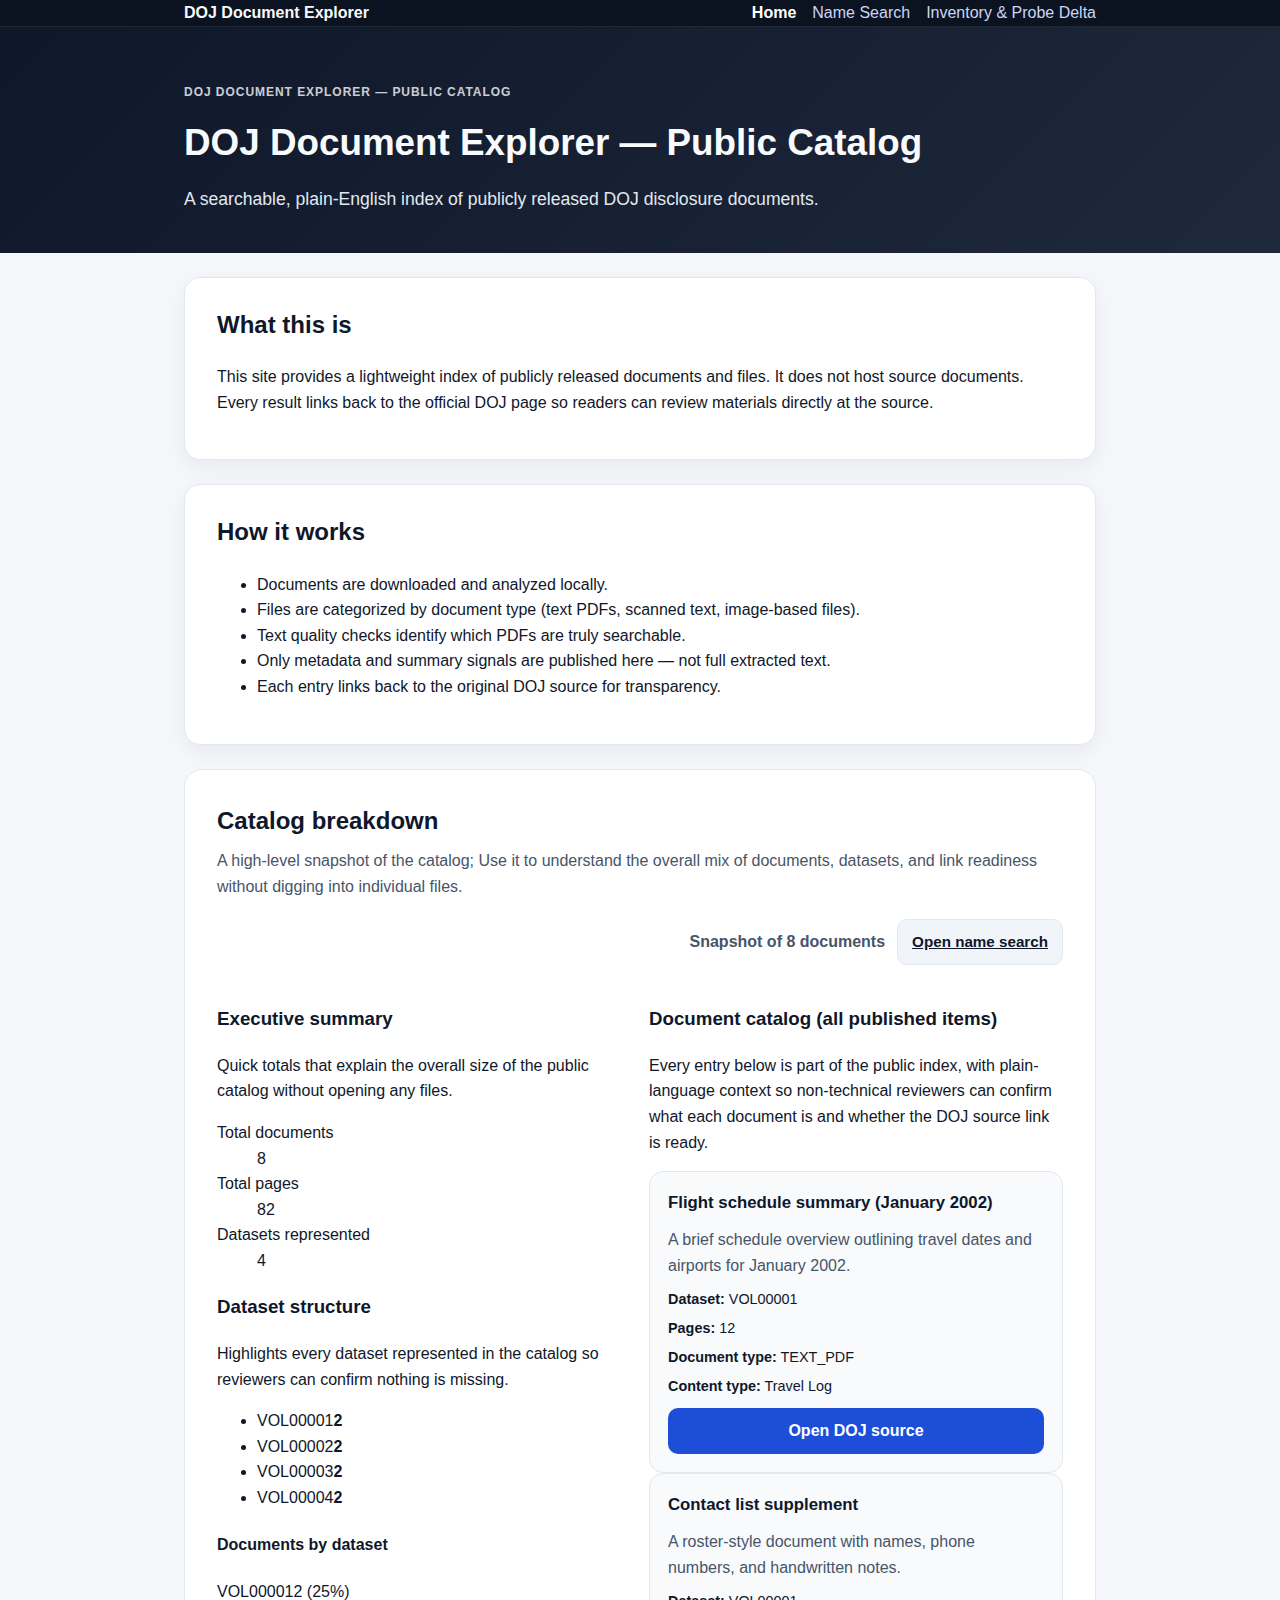
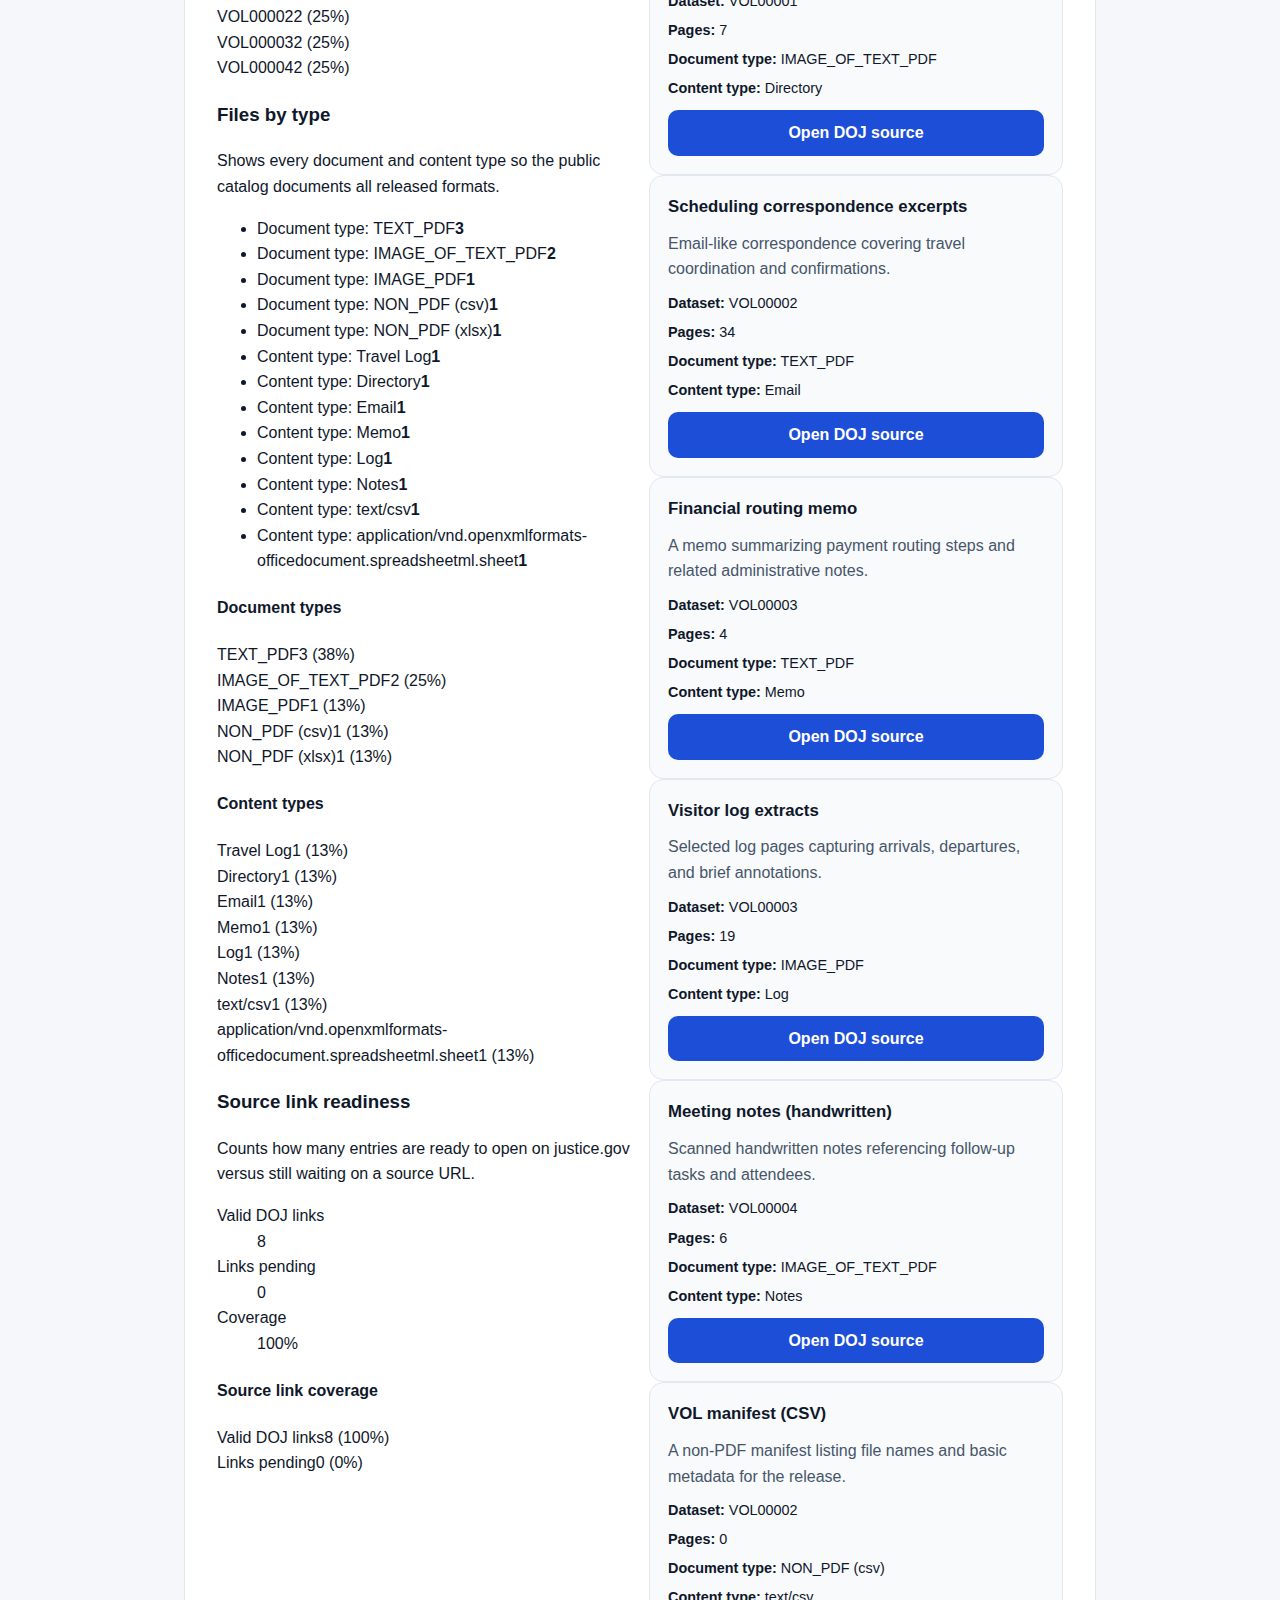
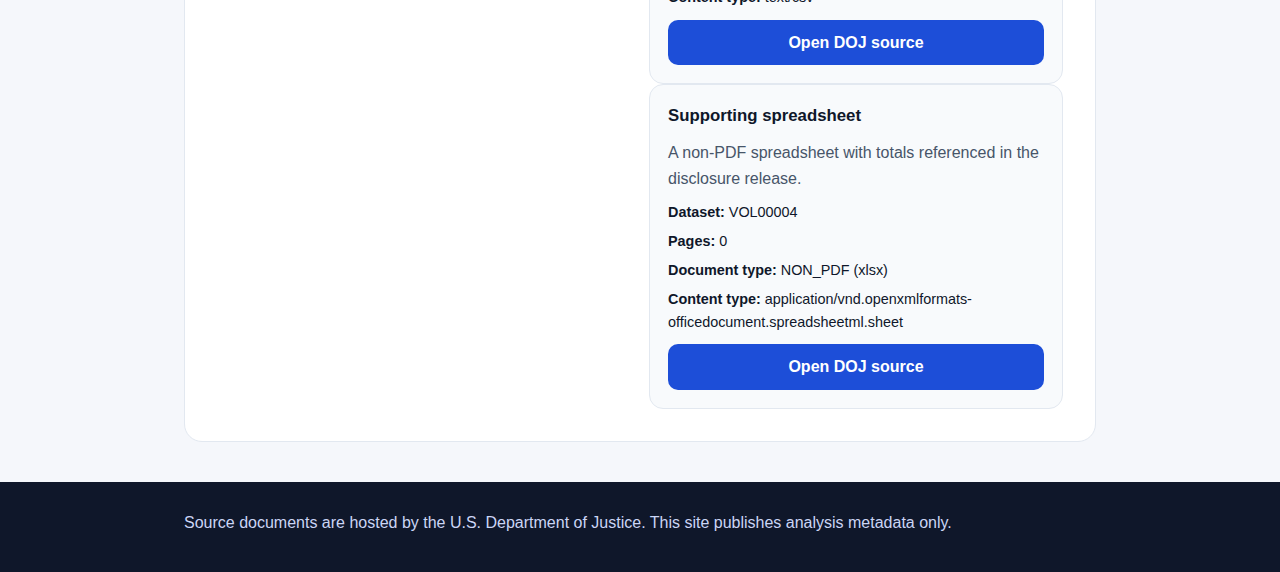
<file: docs/index.html>
<!doctype html>
<html lang="en">
  <head>
    <meta charset="UTF-8" />
    <meta name="viewport" content="width=device-width, initial-scale=1" />
    <title>DOJ Document Explorer — Public Catalog</title>
    <link rel="stylesheet" href="site/style.css" />
  </head>
  <body>
    <nav class="site-nav">
      <div class="container nav-inner">
        <a class="nav-logo" href="index.html">DOJ Document Explorer</a>
        <div class="nav-links">
          <a href="index.html" aria-current="page">Home</a>
          <a href="name-search.html">Name Search</a>
          <a href="inventory-delta.html">Inventory &amp; Probe Delta</a>
        </div>
      </div>
    </nav>

    <header class="site-header">
      <div class="container">
        <p class="site-kicker">DOJ Document Explorer — Public Catalog</p>
        <h1>DOJ Document Explorer — Public Catalog</h1>
        <p class="tagline">
          A searchable, plain-English index of publicly released DOJ disclosure
          documents.
        </p>
      </div>
    </header>

    <main class="container">
      <section class="intro" aria-labelledby="what-this-is">
        <h2 id="what-this-is">What this is</h2>
        <p>
          This site provides a lightweight index of publicly released documents
          and files. It does not host source documents. Every result links back
          to the official DOJ page so readers can review materials directly at
          the source.
        </p>
      </section>

      <section class="intro" aria-labelledby="how-it-works">
        <h2 id="how-it-works">How it works</h2>
        <ul>
          <li>Documents are downloaded and analyzed locally.</li>
          <li>
            Files are categorized by document type (text PDFs, scanned text,
            image-based files).
          </li>
          <li>Text quality checks identify which PDFs are truly searchable.</li>
          <li>
            Only metadata and summary signals are published here — not full
            extracted text.
          </li>
          <li>
            Each entry links back to the original DOJ source for transparency.
          </li>
        </ul>
      </section>

      <section class="catalog" aria-labelledby="catalog">
        <div class="catalog-header">
          <h2 id="catalog">Catalog breakdown</h2>
          <p class="catalog-intro">
            A high-level snapshot of the catalog; Use it to understand the overall mix of
            documents, datasets, and link readiness without digging into
            individual files.
          </p>
        </div>

        <div class="catalog-controls catalog-controls--compact">
          <p id="status" class="status">Loading…</p>
          <a class="btn-secondary" href="name-search.html">Open name search</a>
        </div>

        <div id="catalog-content" class="catalog-content" aria-live="polite">
          <div class="loading">Loading…</div>
        </div>
      </section>
    </main>

    <footer class="site-footer">
      <div class="container">
        <p>
          Source documents are hosted by the U.S. Department of Justice. This
          site publishes analysis metadata only.
        </p>
      </div>
    </footer>

    <script src="site/app.js"></script>
  </body>
</html>
</file>
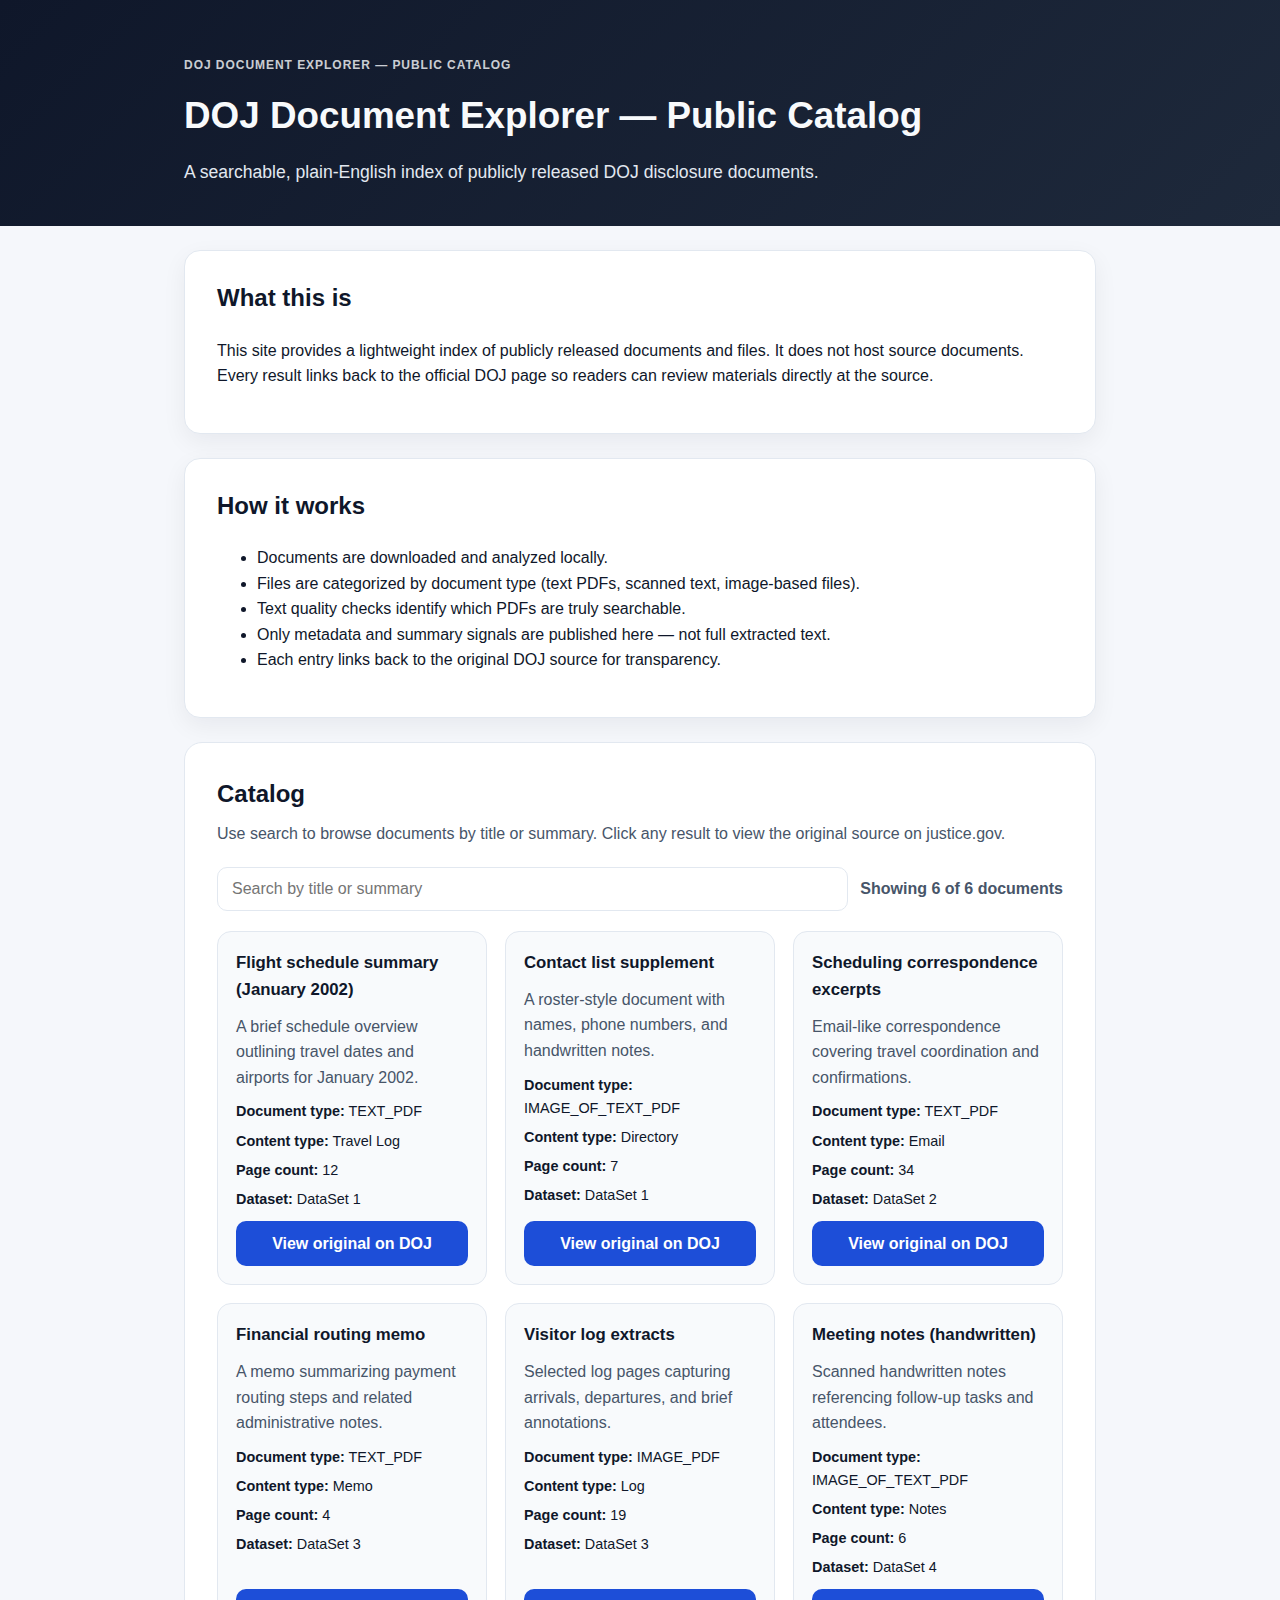
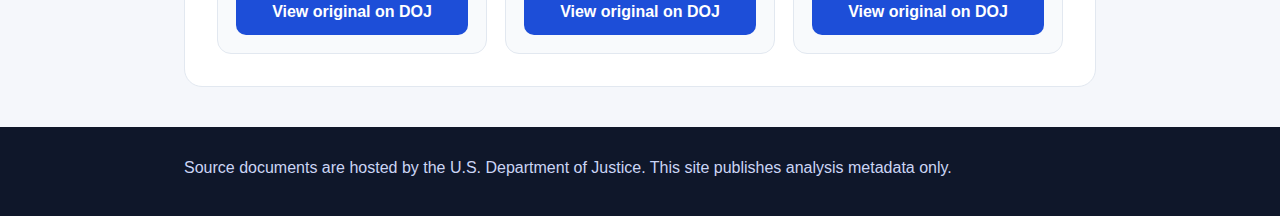
<file: site/index.html>
<!doctype html>
<html lang="en">
  <head>
    <meta charset="UTF-8" />
    <meta name="viewport" content="width=device-width, initial-scale=1" />
    <title>DOJ Document Explorer — Public Catalog</title>
    <link rel="stylesheet" href="style.css" />
  </head>
  <body>
    <header class="site-header">
      <div class="container">
        <p class="site-kicker">DOJ Document Explorer — Public Catalog</p>
        <h1>DOJ Document Explorer — Public Catalog</h1>
        <p class="tagline">
          A searchable, plain-English index of publicly released DOJ disclosure
          documents.
        </p>
      </div>
    </header>

    <main class="container">
      <section class="intro" aria-labelledby="what-this-is">
        <h2 id="what-this-is">What this is</h2>
        <p>
          This site provides a lightweight index of publicly released documents
          and files. It does not host source documents. Every result links back
          to the official DOJ page so readers can review materials directly at
          the source.
        </p>
      </section>

      <section class="intro" aria-labelledby="how-it-works">
        <h2 id="how-it-works">How it works</h2>
        <ul>
          <li>Documents are downloaded and analyzed locally.</li>
          <li>
            Files are categorized by document type (text PDFs, scanned text,
            image-based files).
          </li>
          <li>Text quality checks identify which PDFs are truly searchable.</li>
          <li>
            Only metadata and summary signals are published here — not full
            extracted text.
          </li>
          <li>
            Each entry links back to the original DOJ source for transparency.
          </li>
        </ul>
      </section>

      <section class="catalog" aria-labelledby="catalog">
        <div class="catalog-header">
          <h2 id="catalog">Catalog</h2>
          <p class="catalog-intro">
            Use search to browse documents by title or summary. Click any result
            to view the original source on justice.gov.
          </p>
        </div>

        <div class="catalog-controls">
          <label for="search" class="visually-hidden">Search</label>
          <input
            id="search"
            type="search"
            placeholder="Search by title or summary"
            autocomplete="off"
          />
          <p id="status" class="status">Loading…</p>
        </div>

        <div id="catalog-content" class="catalog-content" aria-live="polite">
          <div class="loading">Loading…</div>
        </div>
      </section>
    </main>

    <footer class="site-footer">
      <div class="container">
        <p>
          Source documents are hosted by the U.S. Department of Justice. This
          site publishes analysis metadata only.
        </p>
      </div>
    </footer>

    <script src="app.js"></script>
  </body>
</html>
</file>
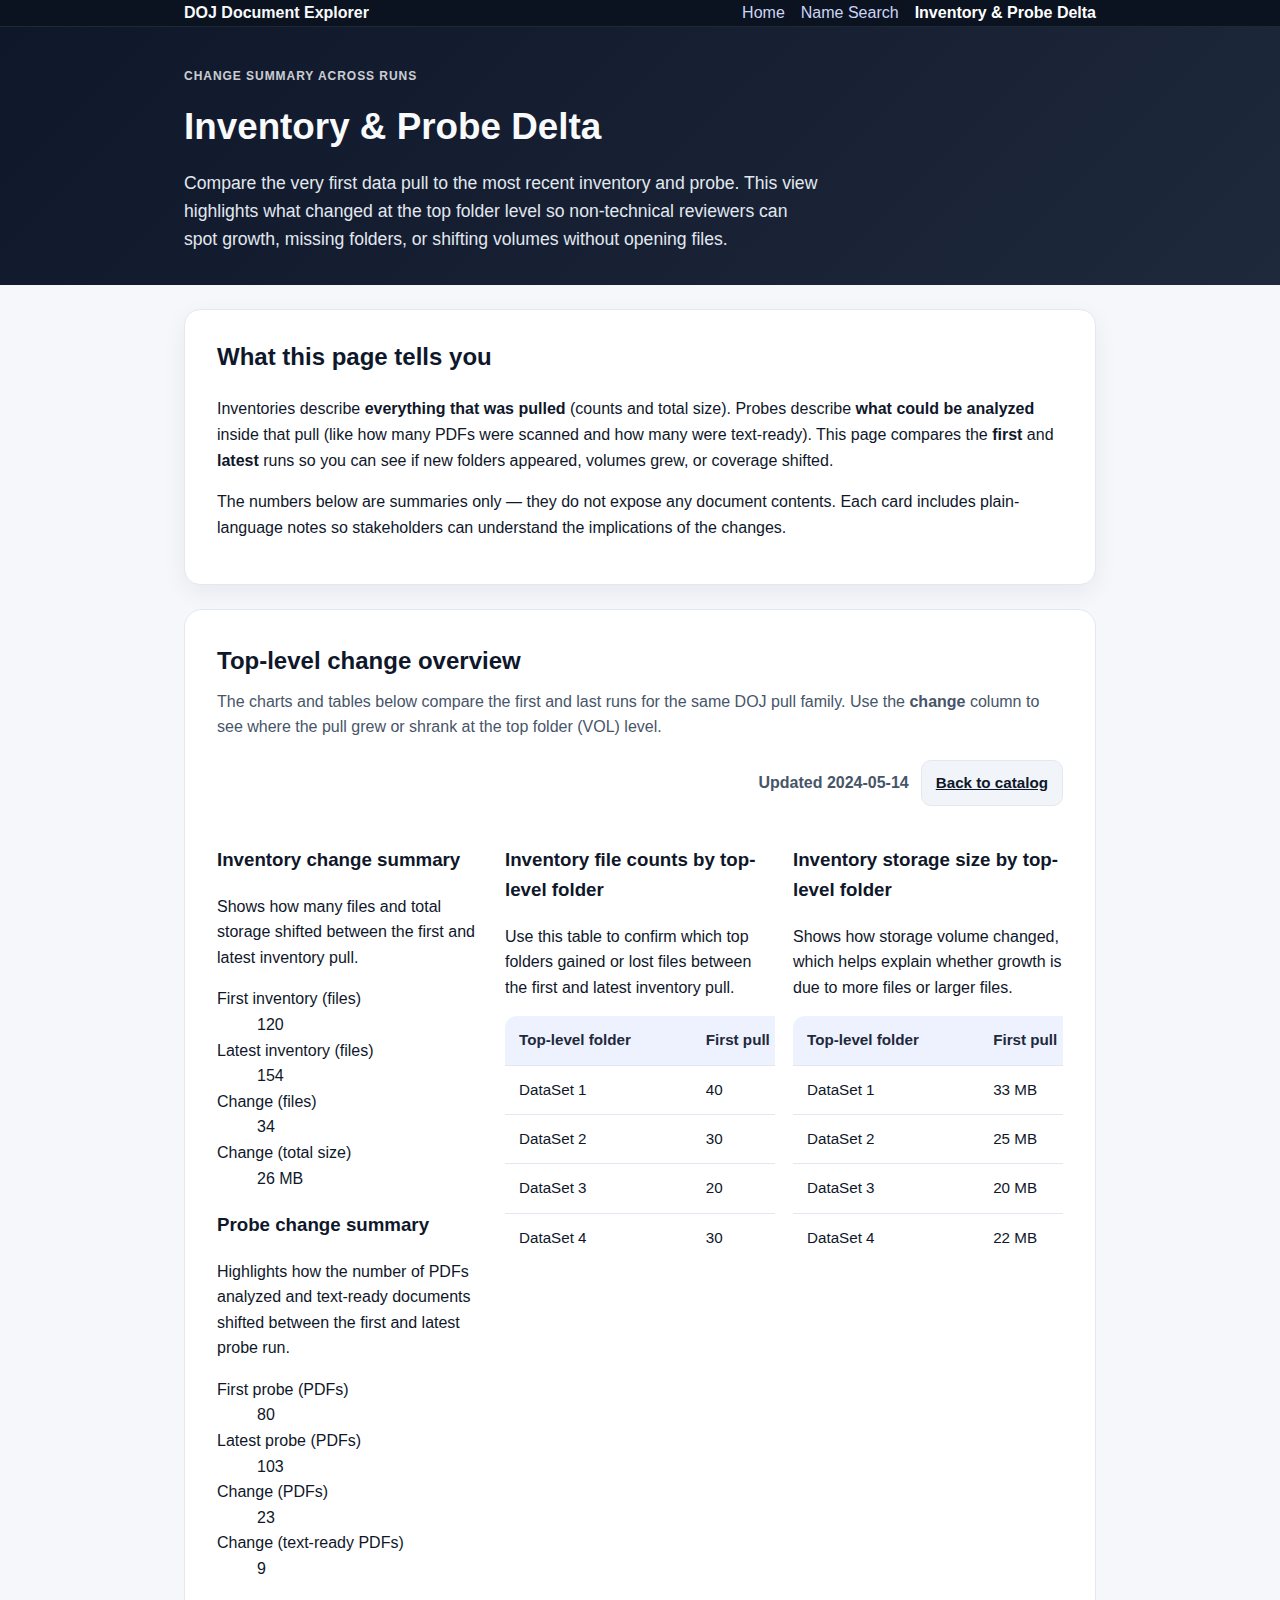
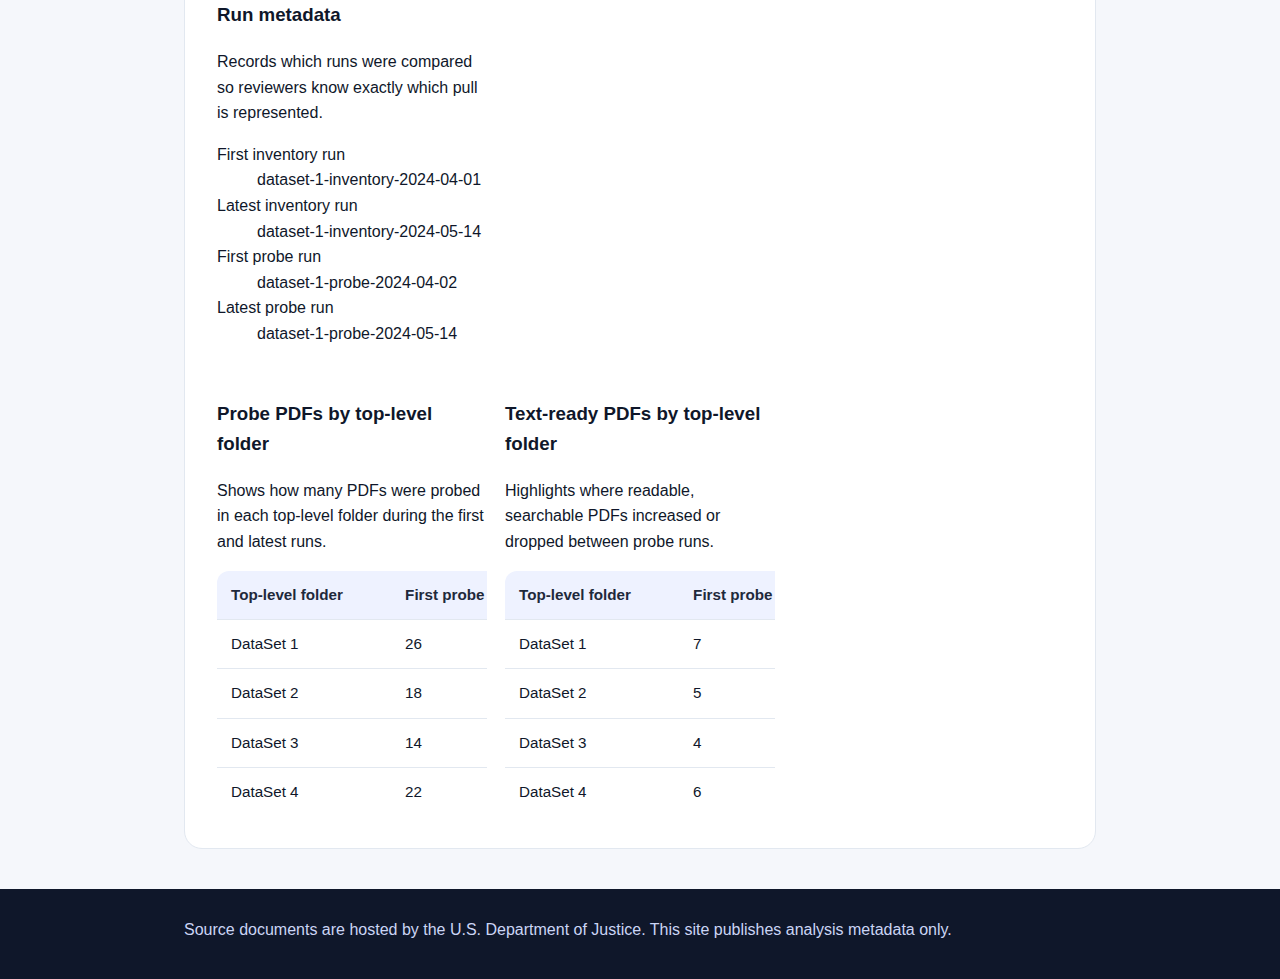
<file: docs/inventory-delta.html>
<!doctype html>
<html lang="en">
  <head>
    <meta charset="UTF-8" />
    <meta name="viewport" content="width=device-width, initial-scale=1" />
    <title>DOJ Document Explorer — Inventory &amp; Probe Delta</title>
    <link rel="stylesheet" href="site/style.css" />
  </head>
  <body>
    <nav class="site-nav">
      <div class="container nav-inner">
        <a class="nav-logo" href="index.html">DOJ Document Explorer</a>
        <div class="nav-links">
          <a href="index.html">Home</a>
          <a href="name-search.html">Name Search</a>
          <a href="inventory-delta.html" aria-current="page"
            >Inventory &amp; Probe Delta</a
          >
        </div>
      </div>
    </nav>

    <header class="site-header site-header--compact">
      <div class="container">
        <p class="site-kicker">Change summary across runs</p>
        <h1>Inventory &amp; Probe Delta</h1>
        <p class="tagline">
          Compare the very first data pull to the most recent inventory and
          probe. This view highlights what changed at the top folder level so
          non-technical reviewers can spot growth, missing folders, or shifting
          volumes without opening files.
        </p>
      </div>
    </header>

    <main class="container">
      <section class="intro" aria-labelledby="delta-explainer">
        <h2 id="delta-explainer">What this page tells you</h2>
        <p>
          Inventories describe <strong>everything that was pulled</strong>
          (counts and total size). Probes describe <strong>what could be
          analyzed</strong> inside that pull (like how many PDFs were scanned
          and how many were text-ready). This page compares the
          <strong>first</strong> and <strong>latest</strong> runs so you can see
          if new folders appeared, volumes grew, or coverage shifted.
        </p>
        <p>
          The numbers below are summaries only — they do not expose any document
          contents. Each card includes plain-language notes so stakeholders can
          understand the implications of the changes.
        </p>
      </section>

      <section class="catalog" aria-labelledby="delta-overview">
        <div class="catalog-header">
          <h2 id="delta-overview">Top-level change overview</h2>
          <p class="catalog-intro">
            The charts and tables below compare the first and last runs for the
            same DOJ pull family. Use the <strong>change</strong> column to see
            where the pull grew or shrank at the top folder (VOL) level.
          </p>
        </div>

        <div class="catalog-controls catalog-controls--compact">
          <p id="status" class="status">Loading…</p>
          <a class="btn-secondary" href="index.html">Back to catalog</a>
        </div>

        <div id="delta-content" class="catalog-content" aria-live="polite">
          <div class="loading">Loading…</div>
        </div>
      </section>
    </main>

    <footer class="site-footer">
      <div class="container">
        <p>
          Source documents are hosted by the U.S. Department of Justice. This
          site publishes analysis metadata only.
        </p>
      </div>
    </footer>

    <script src="inventory-delta.js"></script>
  </body>
</html>
</file>
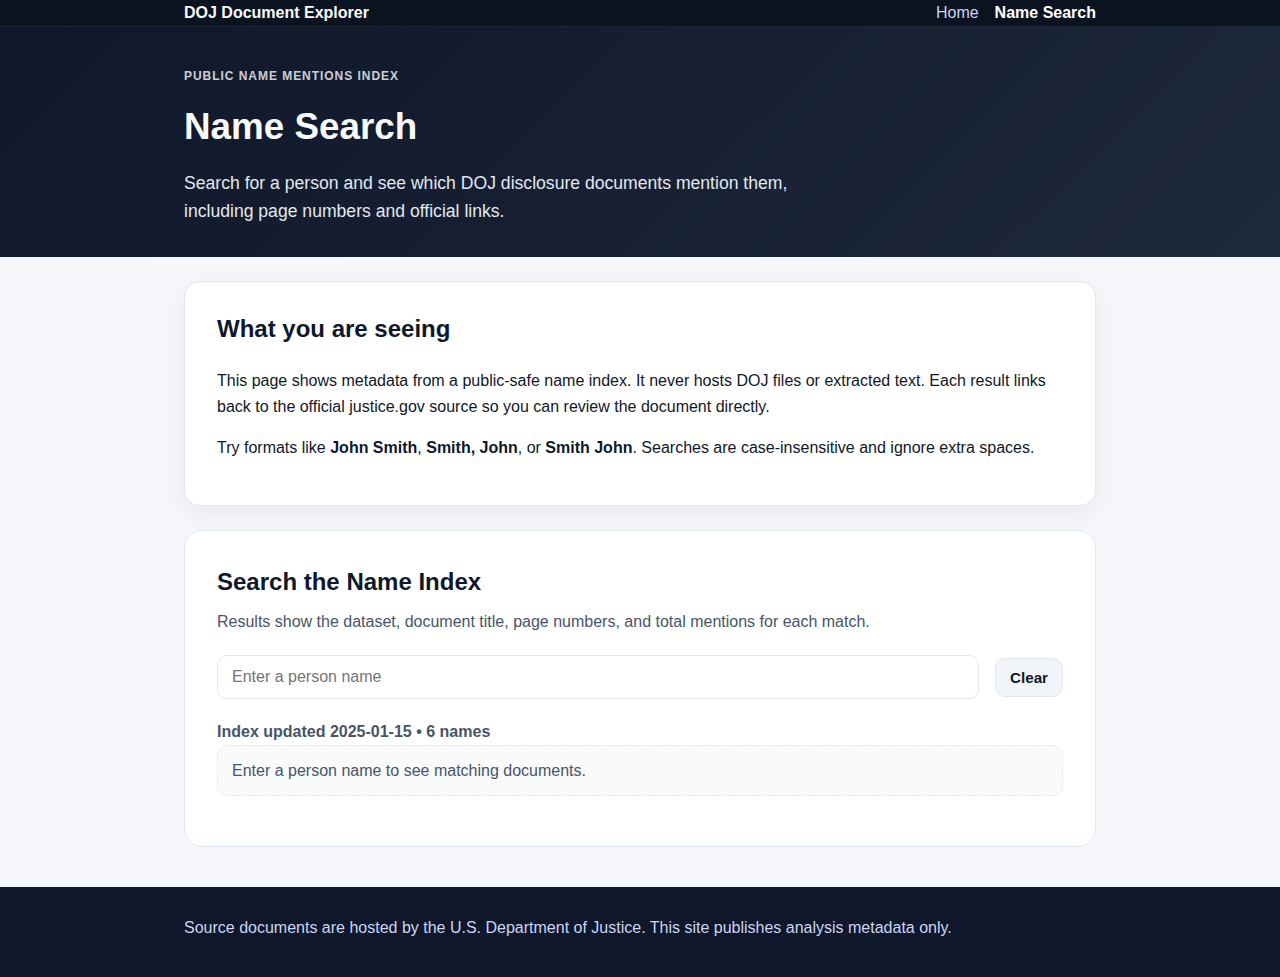
<file: docs/name-search.html>
<!doctype html>
<html lang="en">
  <head>
    <meta charset="UTF-8" />
    <meta name="viewport" content="width=device-width, initial-scale=1" />
    <title>DOJ Document Explorer — Name Search</title>
    <link rel="stylesheet" href="site/style.css" />
  </head>
  <body>
    <nav class="site-nav">
      <div class="container nav-inner">
        <a class="nav-logo" href="index.html">DOJ Document Explorer</a>
        <div class="nav-links">
          <a href="index.html">Home</a>
          <a href="name-search.html" aria-current="page">Name Search</a>
        </div>
      </div>
    </nav>

    <header class="site-header site-header--compact">
      <div class="container">
        <p class="site-kicker">Public Name Mentions Index</p>
        <h1>Name Search</h1>
        <p class="tagline">
          Search for a person and see which DOJ disclosure documents mention
          them, including page numbers and official links.
        </p>
      </div>
    </header>

    <main class="container">
      <section class="intro" aria-labelledby="name-search-how">
        <h2 id="name-search-how">What you are seeing</h2>
        <p>
          This page shows metadata from a public-safe name index. It never hosts
          DOJ files or extracted text. Each result links back to the official
          justice.gov source so you can review the document directly.
        </p>
        <p>
          Try formats like <strong>John Smith</strong>,
          <strong>Smith, John</strong>, or <strong>Smith John</strong>. Searches
          are case-insensitive and ignore extra spaces.
        </p>
      </section>

      <section class="catalog name-search" aria-labelledby="name-search">
        <div class="catalog-header">
          <h2 id="name-search">Search the Name Index</h2>
          <p class="catalog-intro">
            Results show the dataset, document title, page numbers, and total
            mentions for each match.
          </p>
        </div>

        <div class="catalog-controls search-controls">
          <label for="name-query" class="visually-hidden">Person name</label>
          <input
            id="name-query"
            type="search"
            placeholder="Enter a person name"
            autocomplete="off"
          />
          <button id="clear-search" class="btn-secondary" type="button">
            Clear
          </button>
        </div>
        <p id="index-status" class="status">Loading name index…</p>
        <div id="search-feedback" class="search-feedback" aria-live="polite"></div>
        <div id="results" class="results" aria-live="polite"></div>
      </section>
    </main>

    <footer class="site-footer">
      <div class="container">
        <p>
          Source documents are hosted by the U.S. Department of Justice. This
          site publishes analysis metadata only.
        </p>
      </div>
    </footer>

    <script src="name-search.js"></script>
  </body>
</html>
</file>
<file: docs/site/style.css>
:root {
  color-scheme: light;
  --bg: #f5f7fb;
  --panel: #ffffff;
  --text: #0f172a;
  --muted: #475569;
  --accent: #1d4ed8;
  --border: #e2e8f0;
}

* {
  box-sizing: border-box;
}

body {
  margin: 0;
  font-family: "Helvetica Neue", Arial, sans-serif;
  color: var(--text);
  background: var(--bg);
  line-height: 1.6;
}

.site-nav {
  background: #0b1220;
  border-bottom: 1px solid rgba(226, 232, 240, 0.1);
}

.nav-inner {
  display: flex;
  align-items: center;
  justify-content: space-between;
  gap: 16px;
  padding: 14px 24px;
}

.nav-logo {
  color: #f8fafc;
  text-decoration: none;
  font-weight: 600;
}

.nav-links {
  display: flex;
  gap: 16px;
}

.nav-links a {
  color: #cbd5f5;
  text-decoration: none;
  font-weight: 500;
}

.nav-links a[aria-current="page"] {
  color: #ffffff;
  font-weight: 600;
}

.container {
  max-width: 960px;
  margin: 0 auto;
  padding: 0 24px;
}

.site-header {
  background: linear-gradient(135deg, #0f172a, #1e293b);
  color: #f8fafc;
  padding: 56px 0 40px;
}

.site-header--compact {
  padding: 40px 0 32px;
}

.site-kicker {
  text-transform: uppercase;
  letter-spacing: 0.08em;
  font-weight: 600;
  font-size: 0.75rem;
  margin: 0 0 12px;
  opacity: 0.8;
}

.site-header h1 {
  margin: 0 0 12px;
  font-size: 2.3rem;
}

.tagline {
  margin: 0;
  font-size: 1.1rem;
  color: #e2e8f0;
  max-width: 640px;
}

.intro {
  background: var(--panel);
  padding: 28px 32px;
  margin: 24px 0;
  border-radius: 16px;
  border: 1px solid var(--border);
  box-shadow: 0 8px 24px rgba(15, 23, 42, 0.06);
}

.intro h2 {
  margin-top: 0;
}

.catalog {
  background: var(--panel);
  padding: 32px;
  border-radius: 18px;
  border: 1px solid var(--border);
  margin-bottom: 40px;
}

.catalog-header h2 {
  margin: 0 0 8px;
}

.catalog-intro {
  margin: 0 0 20px;
  color: var(--muted);
}

.catalog-controls {
  display: flex;
  flex-direction: column;
  gap: 12px;
  margin-bottom: 20px;
}

.search-controls {
  align-items: stretch;
}

.catalog-controls input {
  width: 100%;
  padding: 12px 14px;
  border-radius: 10px;
  border: 1px solid var(--border);
  font-size: 1rem;
}

.status {
  margin: 0;
  font-weight: 600;
  color: var(--muted);
}

.btn-secondary,
.btn-tertiary {
  border: 1px solid var(--border);
  border-radius: 10px;
  padding: 10px 14px;
  font-size: 0.95rem;
  font-weight: 600;
  cursor: pointer;
  background: #f1f5f9;
  color: var(--text);
}

.btn-secondary:hover,
.btn-secondary:focus,
.btn-tertiary:hover,
.btn-tertiary:focus {
  background: #e2e8f0;
}

.catalog-content {
  display: grid;
  grid-template-columns: repeat(auto-fit, minmax(240px, 1fr));
  gap: 18px;
}

.card {
  background: #f8fafc;
  border: 1px solid var(--border);
  border-radius: 14px;
  padding: 18px;
  display: flex;
  flex-direction: column;
  gap: 10px;
}

.card h3 {
  margin: 0;
  font-size: 1.05rem;
}

.card p {
  margin: 0;
  color: var(--muted);
}

.card .meta {
  font-size: 0.9rem;
  display: grid;
  gap: 6px;
}

.card .meta span {
  display: block;
}

.card .card-link {
  margin-top: auto;
  text-decoration: none;
  color: #ffffff;
  background: var(--accent);
  padding: 10px 12px;
  border-radius: 10px;
  text-align: center;
  font-weight: 600;
}

.card .card-link:focus,
.card .card-link:hover {
  background: #1e40af;
}

.card .card-link--disabled {
  background: #94a3b8;
  cursor: not-allowed;
}

.card .card-link--disabled:hover,
.card .card-link--disabled:focus {
  background: #94a3b8;
}

.loading,
.placeholder,
.error {
  grid-column: 1 / -1;
  background: #f1f5f9;
  border-radius: 12px;
  padding: 16px;
  color: var(--muted);
  border: 1px dashed var(--border);
}

.search-feedback {
  margin: 0 0 18px;
  padding: 12px 14px;
  border-radius: 10px;
  border: 1px dashed var(--border);
  background: #f8fafc;
  color: var(--muted);
}

.search-feedback.success {
  border-style: solid;
  color: var(--text);
}

.search-feedback.error {
  border-style: solid;
  background: #fee2e2;
  border-color: #fecaca;
  color: #991b1b;
}

.results {
  display: grid;
  gap: 24px;
}

.name-result {
  border: 1px solid var(--border);
  border-radius: 16px;
  padding: 20px;
  background: #f8fafc;
}

.name-result__header {
  display: flex;
  flex-direction: column;
  gap: 4px;
  margin-bottom: 16px;
}

.name-result__summary {
  margin: 0;
  color: var(--muted);
}

.table-wrap {
  overflow-x: auto;
}

.results-table {
  width: 100%;
  border-collapse: collapse;
  min-width: 560px;
  background: #ffffff;
  border-radius: 12px;
  overflow: hidden;
}

.results-table th,
.results-table td {
  text-align: left;
  padding: 12px 14px;
  border-bottom: 1px solid var(--border);
  font-size: 0.95rem;
}

.results-table th {
  background: #eef2ff;
  color: #1e293b;
}

.results-table tr:last-child td {
  border-bottom: none;
}

.link-primary {
  color: var(--accent);
  font-weight: 600;
  text-decoration: none;
}

.link-primary:hover,
.link-primary:focus {
  text-decoration: underline;
}

.doc-details {
  background: #f1f5f9;
}

.doc-details__content {
  display: flex;
  flex-direction: column;
  gap: 8px;
}

.doc-details__text {
  margin: 0;
  color: var(--muted);
}

.site-footer {
  background: #0f172a;
  color: #cbd5f5;
  padding: 28px 0 36px;
}

.site-footer p {
  margin: 0;
}

.visually-hidden {
  position: absolute;
  width: 1px;
  height: 1px;
  padding: 0;
  margin: -1px;
  overflow: hidden;
  clip: rect(0, 0, 0, 0);
  border: 0;
}

@media (min-width: 720px) {
  .catalog-controls {
    flex-direction: row;
    align-items: center;
  }

  .catalog-controls input {
    flex: 1;
  }

  .status {
    margin-left: auto;
  }

  .search-controls {
    gap: 16px;
  }
}
</file>
<file: site/style.css>
:root {
  color-scheme: light;
  --bg: #f5f7fb;
  --panel: #ffffff;
  --text: #0f172a;
  --muted: #475569;
  --accent: #1d4ed8;
  --border: #e2e8f0;
}

* {
  box-sizing: border-box;
}

body {
  margin: 0;
  font-family: "Helvetica Neue", Arial, sans-serif;
  color: var(--text);
  background: var(--bg);
  line-height: 1.6;
}

.container {
  max-width: 960px;
  margin: 0 auto;
  padding: 0 24px;
}

.site-header {
  background: linear-gradient(135deg, #0f172a, #1e293b);
  color: #f8fafc;
  padding: 56px 0 40px;
}

.site-kicker {
  text-transform: uppercase;
  letter-spacing: 0.08em;
  font-weight: 600;
  font-size: 0.75rem;
  margin: 0 0 12px;
  opacity: 0.8;
}

.site-header h1 {
  margin: 0 0 12px;
  font-size: 2.3rem;
}

.tagline {
  margin: 0;
  font-size: 1.1rem;
  color: #e2e8f0;
  max-width: 640px;
}

.intro {
  background: var(--panel);
  padding: 28px 32px;
  margin: 24px 0;
  border-radius: 16px;
  border: 1px solid var(--border);
  box-shadow: 0 8px 24px rgba(15, 23, 42, 0.06);
}

.intro h2 {
  margin-top: 0;
}

.catalog {
  background: var(--panel);
  padding: 32px;
  border-radius: 18px;
  border: 1px solid var(--border);
  margin-bottom: 40px;
}

.catalog-header h2 {
  margin: 0 0 8px;
}

.catalog-intro {
  margin: 0 0 20px;
  color: var(--muted);
}

.catalog-controls {
  display: flex;
  flex-direction: column;
  gap: 12px;
  margin-bottom: 20px;
}

.catalog-controls input {
  width: 100%;
  padding: 12px 14px;
  border-radius: 10px;
  border: 1px solid var(--border);
  font-size: 1rem;
}

.status {
  margin: 0;
  font-weight: 600;
  color: var(--muted);
}

.catalog-content {
  display: grid;
  grid-template-columns: repeat(auto-fit, minmax(240px, 1fr));
  gap: 18px;
}

.card {
  background: #f8fafc;
  border: 1px solid var(--border);
  border-radius: 14px;
  padding: 18px;
  display: flex;
  flex-direction: column;
  gap: 10px;
}

.card h3 {
  margin: 0;
  font-size: 1.05rem;
}

.card p {
  margin: 0;
  color: var(--muted);
}

.card .meta {
  font-size: 0.9rem;
  display: grid;
  gap: 6px;
}

.card .meta span {
  display: block;
}

.card a {
  margin-top: auto;
  text-decoration: none;
  color: #ffffff;
  background: var(--accent);
  padding: 10px 12px;
  border-radius: 10px;
  text-align: center;
  font-weight: 600;
}

.card a:focus,
.card a:hover {
  background: #1e40af;
}

.loading,
.placeholder,
.error {
  grid-column: 1 / -1;
  background: #f1f5f9;
  border-radius: 12px;
  padding: 16px;
  color: var(--muted);
  border: 1px dashed var(--border);
}

.site-footer {
  background: #0f172a;
  color: #cbd5f5;
  padding: 28px 0 36px;
}

.site-footer p {
  margin: 0;
}

.visually-hidden {
  position: absolute;
  width: 1px;
  height: 1px;
  padding: 0;
  margin: -1px;
  overflow: hidden;
  clip: rect(0, 0, 0, 0);
  border: 0;
}

@media (min-width: 720px) {
  .catalog-controls {
    flex-direction: row;
    align-items: center;
  }

  .catalog-controls input {
    flex: 1;
  }

  .status {
    margin-left: auto;
  }
}
</file>
